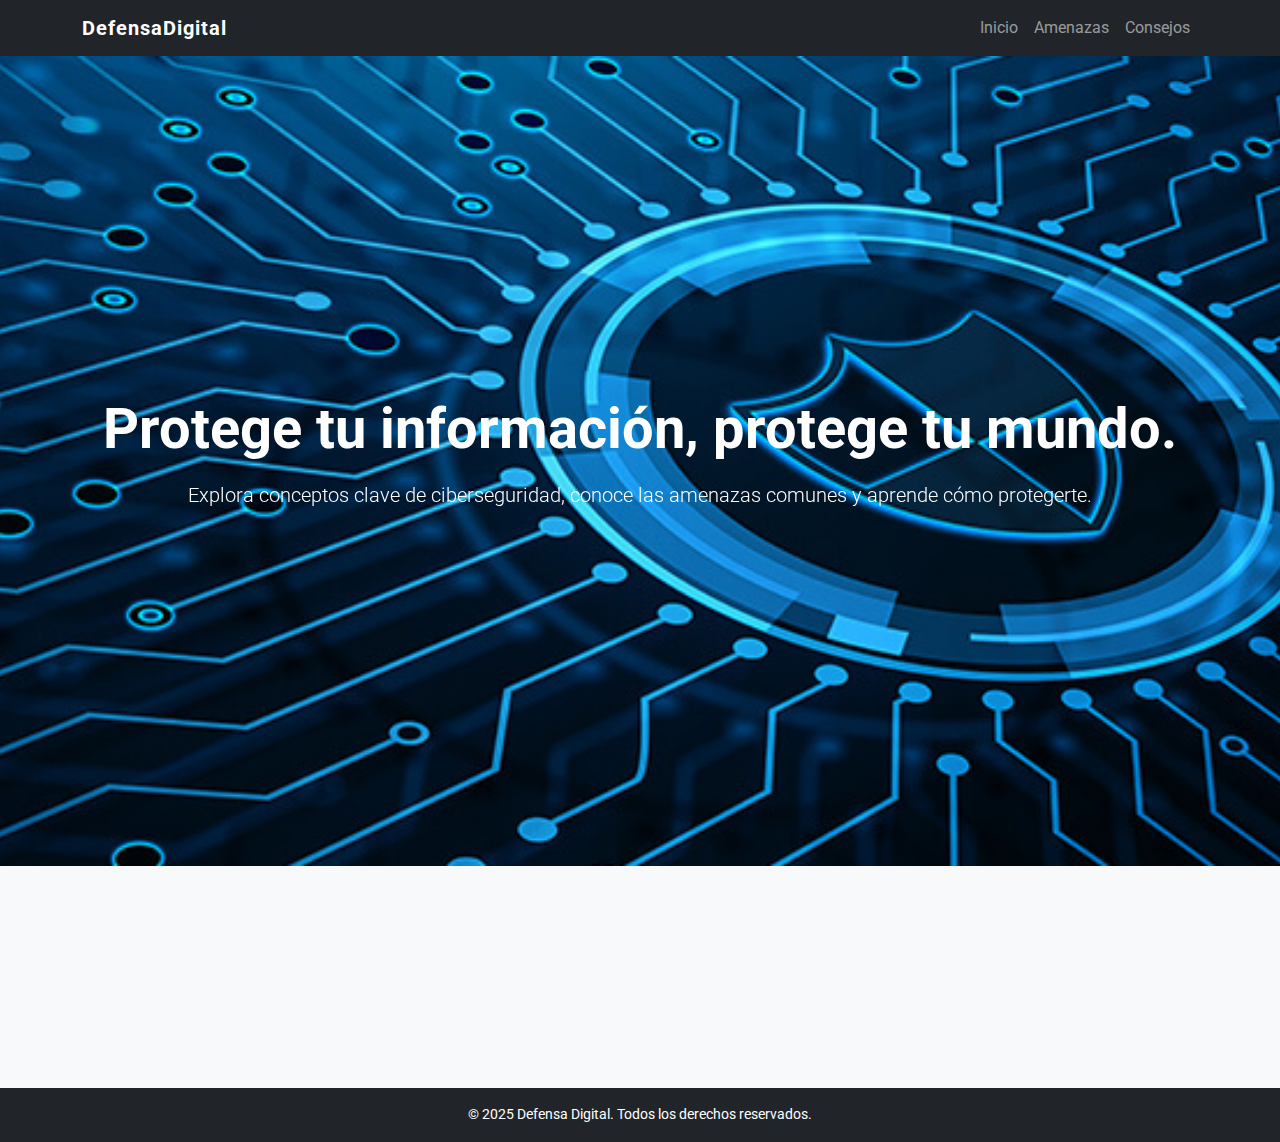
<file: index.html>
<!-- index.html -->
<!DOCTYPE html>
<html lang="es">
<head>
  <meta charset="UTF-8" />
  <meta name="viewport" content="width=device-width, initial-scale=1.0"/>
  <title>Defensa Digital | Ciberseguridad</title>
  <link href="https://cdn.jsdelivr.net/npm/bootstrap@5.3.3/dist/css/bootstrap.min.css" rel="stylesheet">
  <link href="https://fonts.googleapis.com/css2?family=Roboto:wght@400;700&display=swap" rel="stylesheet">
  <link href="assets/css/styles.css" rel="stylesheet">
  <link href="https://cdn.jsdelivr.net/npm/aos@2.3.4/dist/aos.css" rel="stylesheet">

</head>
<body>

<!-- NAVBAR -->
<nav class="navbar navbar-expand-lg navbar-dark bg-dark">
  <div class="container">
    <a class="navbar-brand fw-bold" href="#">DefensaDigital</a>
    <button class="navbar-toggler" type="button" data-bs-toggle="collapse" data-bs-target="#navbarNav">
      <span class="navbar-toggler-icon"></span>
    </button>
    <div class="collapse navbar-collapse" id="navbarNav">
      <ul class="navbar-nav ms-auto">
        <li class="nav-item"><a class="nav-link" href="index.html">Inicio</a></li>
        <li class="nav-item"><a class="nav-link" href="amenazas.html">Amenazas</a></li>
        <li class="nav-item"><a class="nav-link" href="consejos.html">Consejos</a></li>
      </ul>
    </div>
  </div>
</nav>

<!-- HERO -->
<header class="hero text-white d-flex align-items-center justify-content-center text-center">
  <div class="container" data-aos="fade-up">
    <h1 class="display-4 fw-bold">Protege tu información, protege tu mundo.</h1>
    <p class="lead mt-3">Explora conceptos clave de ciberseguridad, conoce las amenazas comunes y aprende cómo protegerte.</p>
  </div>
</header>

<!-- SECCIÓN DE INTRODUCCIÓN -->
<section class="py-5 bg-light">
  <div class="container" data-aos="fade-up">
    <h2 class="text-center mb-4">¿Qué es la ciberseguridad?</h2>
    <p class="text-center">La ciberseguridad es el conjunto de prácticas y tecnologías diseñadas para proteger sistemas, redes y datos de ataques digitales. En un mundo cada vez más conectado, es vital entender cómo mantenernos seguros en línea.</p>
  </div>
</section>

<footer class="bg-dark text-white text-center py-3">
  <p class="mb-0">&copy; 2025 Defensa Digital. Todos los derechos reservados.</p>
</footer>

<script src="https://cdn.jsdelivr.net/npm/bootstrap@5.3.3/dist/js/bootstrap.bundle.min.js"></script>
<script src="https://code.jquery.com/jquery-3.6.0.min.js"></script>
<script src="https://cdn.jsdelivr.net/npm/aos@2.3.4/dist/aos.js"></script>
<script>
  AOS.init();
</script>
</body>
</html>
</file>
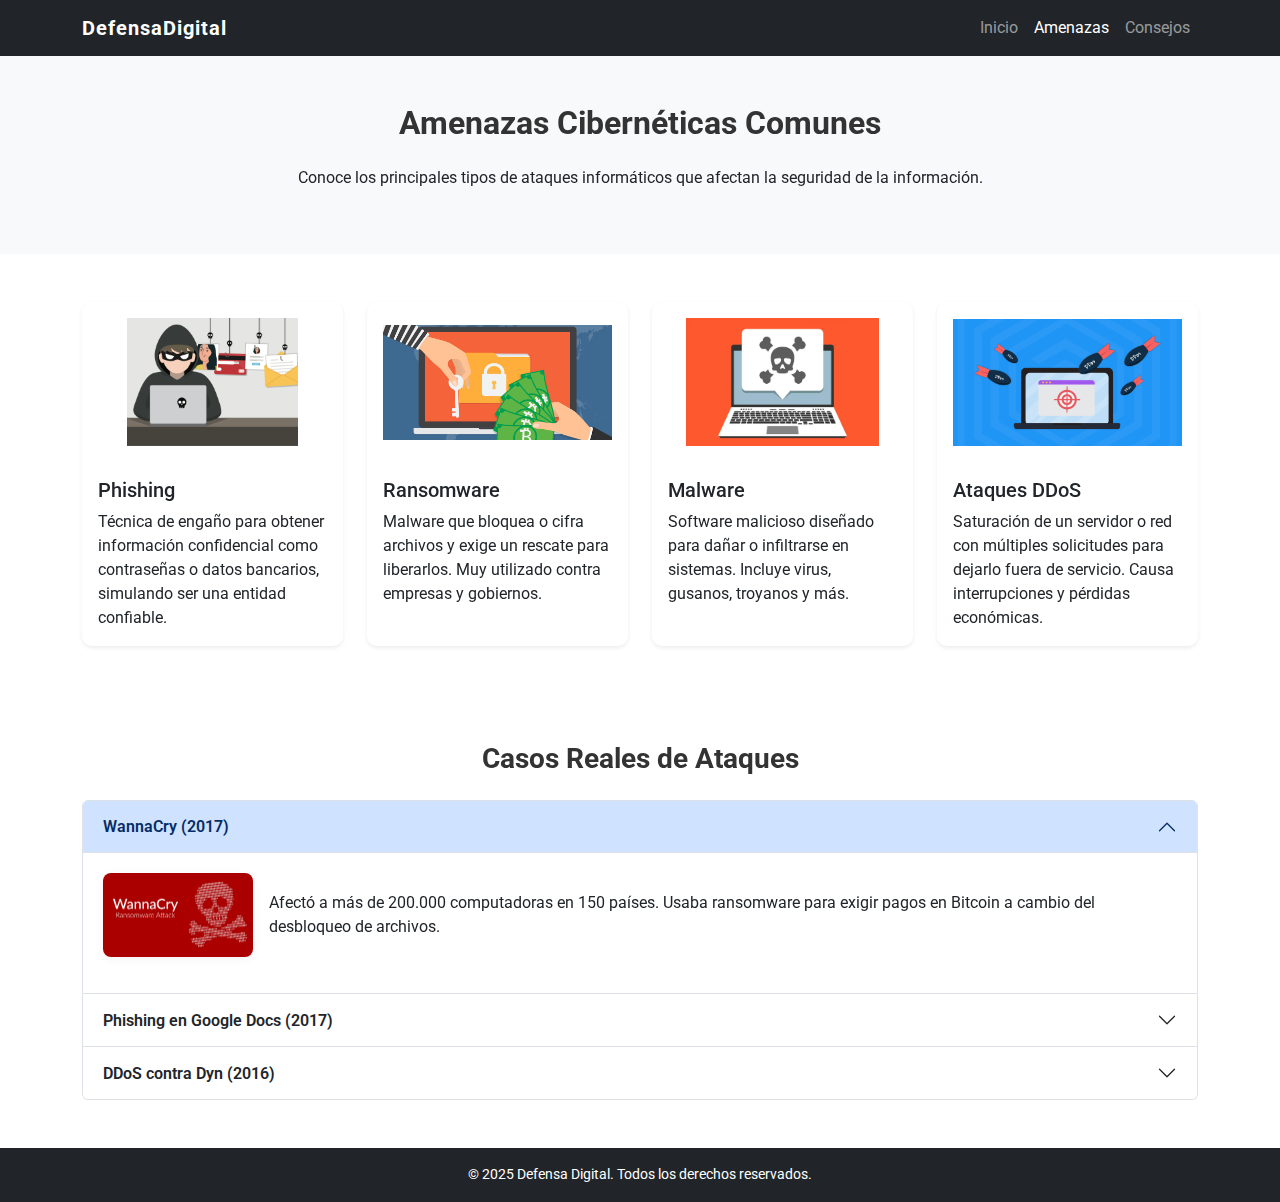
<file: amenazas.html>
<!DOCTYPE html>
<html lang="es">
<head>
  <meta charset="UTF-8" />
  <meta name="viewport" content="width=device-width, initial-scale=1.0"/>
  <title>Amenazas Comunes | Defensa Digital</title>

  <link href="https://cdn.jsdelivr.net/npm/bootstrap@5.3.3/dist/css/bootstrap.min.css" rel="stylesheet">
  <link href="https://fonts.googleapis.com/css2?family=Roboto:wght@400;700&display=swap" rel="stylesheet">
  <link href="assets/css/styles.css" rel="stylesheet">
  <link href="https://cdn.jsdelivr.net/npm/aos@2.3.4/dist/aos.css" rel="stylesheet">
</head>
<body>

<!-- Navbar -->
<nav class="navbar navbar-expand-lg navbar-dark bg-dark">
  <div class="container">
    <a class="navbar-brand" href="index.html">DefensaDigital</a>
    <button class="navbar-toggler" type="button" data-bs-toggle="collapse" data-bs-target="#navbarNav">
      <span class="navbar-toggler-icon"></span>
    </button>
    <div class="collapse navbar-collapse" id="navbarNav">
      <ul class="navbar-nav ms-auto">
        <li class="nav-item"><a class="nav-link" href="index.html">Inicio</a></li>
        <li class="nav-item"><a class="nav-link active" href="#">Amenazas</a></li>
        <li class="nav-item"><a class="nav-link" href="consejos.html">Consejos</a></li>
      </ul>
    </div>
  </div>
</nav>

<!-- Título -->
<section class="py-5 text-center bg-light">
  <div class="container" data-aos="fade-up">
    <h2 class="mb-4">Amenazas Cibernéticas Comunes</h2>
    <p>Conoce los principales tipos de ataques informáticos que afectan la seguridad de la información.</p>
  </div>
</section>

<!-- Tarjetas de Amenazas -->
<section class="container py-5">
  <div class="row g-4" data-aos="fade-up">

    <!-- Phishing -->
    <div class="col-md-6 col-lg-3">
      <div class="card h-100 shadow-sm">
        <img src="assets/img/phishing.png" class="card-img-top" alt="Phishing">
        <div class="card-body">
          <h5 class="card-title">Phishing</h5>
          <p class="card-text">Técnica de engaño para obtener información confidencial como contraseñas o datos bancarios, simulando ser una entidad confiable.</p>
        </div>
      </div>
    </div>

    <!-- Ransomware -->
    <div class="col-md-6 col-lg-3">
      <div class="card h-100 shadow-sm">
        <img src="assets/img/ransomware.png" class="card-img-top" alt="Ransomware">
        <div class="card-body">
          <h5 class="card-title">Ransomware</h5>
          <p class="card-text">Malware que bloquea o cifra archivos y exige un rescate para liberarlos. Muy utilizado contra empresas y gobiernos.</p>
        </div>
      </div>
    </div>

    <!-- Malware -->
    <div class="col-md-6 col-lg-3">
      <div class="card h-100 shadow-sm">
        <img src="assets/img/malware.png" class="card-img-top" alt="Malware">
        <div class="card-body">
          <h5 class="card-title">Malware</h5>
          <p class="card-text">Software malicioso diseñado para dañar o infiltrarse en sistemas. Incluye virus, gusanos, troyanos y más.</p>
        </div>
      </div>
    </div>

    <!-- DDoS -->
    <div class="col-md-6 col-lg-3">
      <div class="card h-100 shadow-sm">
        <img src="assets/img/ddos.png" class="card-img-top" alt="Ataques DDoS">
        <div class="card-body">
          <h5 class="card-title">Ataques DDoS</h5>
          <p class="card-text">Saturación de un servidor o red con múltiples solicitudes para dejarlo fuera de servicio. Causa interrupciones y pérdidas económicas.</p>
        </div>
      </div>
    </div>

  </div>
</section>

<!-- Acordeón de Casos Reales -->
<section class="container py-5" data-aos="fade-up">
  <h3 class="text-center mb-4">Casos Reales de Ataques</h3>
  <div class="accordion" id="casosReales">

    <!-- Caso 1 -->
    <div class="accordion-item">
      <h2 class="accordion-header" id="heading1">
        <button class="accordion-button" type="button" data-bs-toggle="collapse" data-bs-target="#collapse1">
          WannaCry (2017)
        </button>
      </h2>
      <div id="collapse1" class="accordion-collapse collapse show">
        <div class="accordion-body d-flex flex-column flex-md-row align-items-center">
          <img src="assets/img/wannacry.png" alt="WannaCry" class="img-fluid me-md-3 mb-3" style="max-width: 150px;">
          <p>Afectó a más de 200.000 computadoras en 150 países. Usaba ransomware para exigir pagos en Bitcoin a cambio del desbloqueo de archivos.</p>
        </div>
      </div>
    </div>

    <!-- Caso 2 -->
    <div class="accordion-item">
      <h2 class="accordion-header" id="heading2">
        <button class="accordion-button collapsed" type="button" data-bs-toggle="collapse" data-bs-target="#collapse2">
          Phishing en Google Docs (2017)
        </button>
      </h2>
      <div id="collapse2" class="accordion-collapse collapse">
        <div class="accordion-body d-flex flex-column flex-md-row align-items-center">
          <img src="assets/img/googledoc.png" alt="Phishing" class="img-fluid me-md-3 mb-3" style="max-width: 150px;">
          <p>Campaña masiva de correos falsos que simulaban compartir documentos de Google. Robaba credenciales al usuario que hacía clic.</p>
        </div>
      </div>
    </div>

    <!-- Caso 3 -->
    <div class="accordion-item">
      <h2 class="accordion-header" id="heading3">
        <button class="accordion-button collapsed" type="button" data-bs-toggle="collapse" data-bs-target="#collapse3">
          DDoS contra Dyn (2016)
        </button>
      </h2>
      <div id="collapse3" class="accordion-collapse collapse">
        <div class="accordion-body d-flex flex-column flex-md-row align-items-center">
          <img src="assets/img/ddosdyn.png" alt="DDoS" class="img-fluid me-md-3 mb-3" style="max-width: 150px;">
          <p>Interrumpió el acceso a sitios como Twitter, Netflix y Amazon mediante un ataque DDoS a Dyn, proveedor de DNS. Fue causado por dispositivos IoT vulnerables.</p>
        </div>
      </div>
    </div>

  </div>
</section>

<!-- Footer -->
<footer class="bg-dark text-white text-center py-3">
  <p class="mb-0">&copy; 2025 Defensa Digital. Todos los derechos reservados.</p>
</footer>

<!-- Scripts -->
<script src="https://cdn.jsdelivr.net/npm/bootstrap@5.3.3/dist/js/bootstrap.bundle.min.js"></script>
<script src="https://code.jquery.com/jquery-3.6.0.min.js"></script>
<script src="https://cdn.jsdelivr.net/npm/aos@2.3.4/dist/aos.js"></script>
<script>
  AOS.init();
</script>
</body>
</html>
</file>
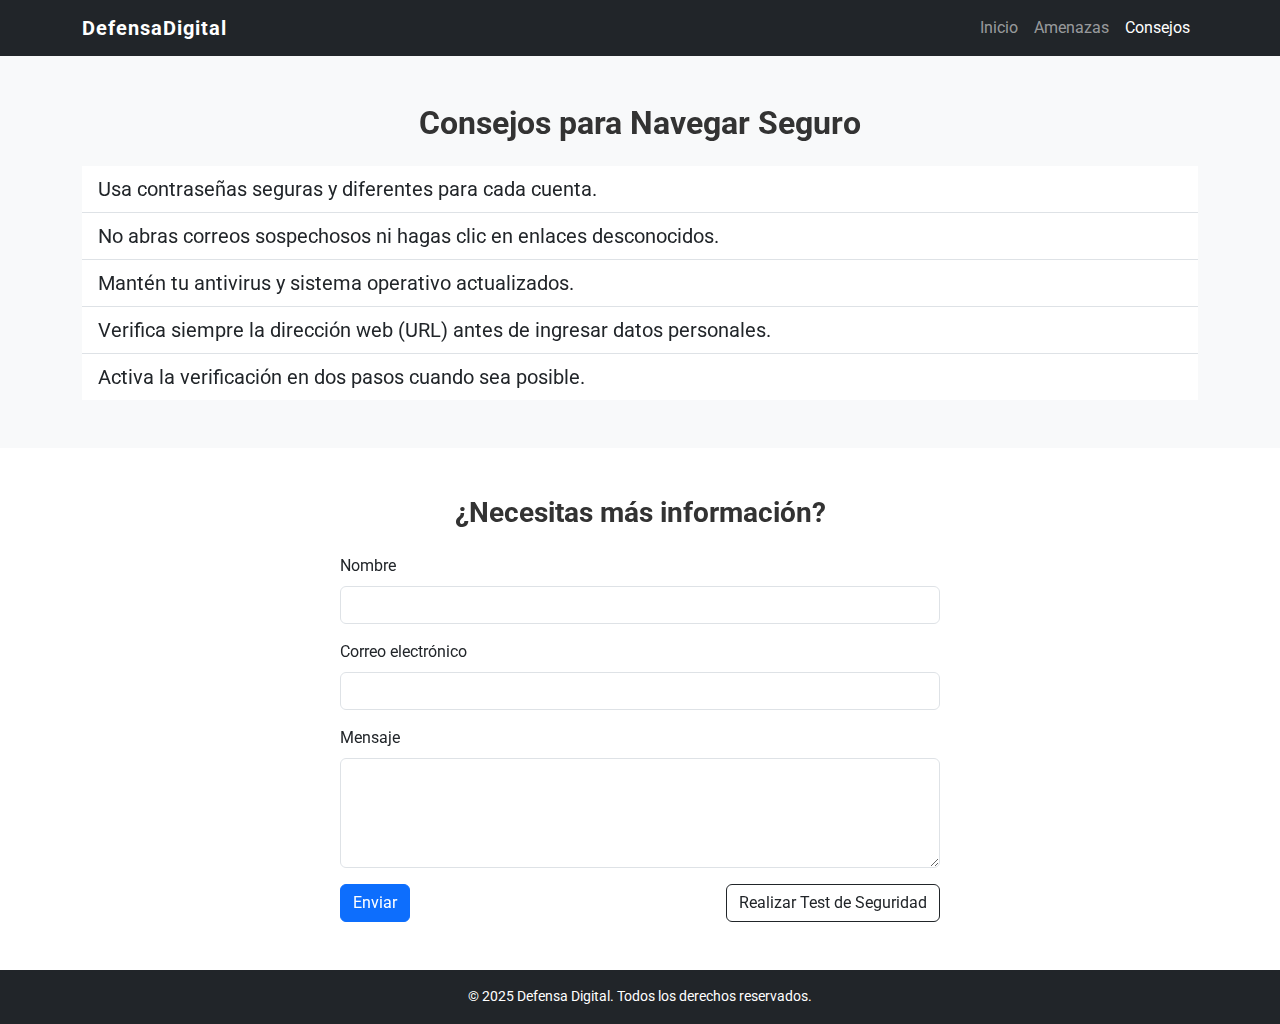
<file: consejos.html>
<!DOCTYPE html>
<html lang="es">
<head>
  <meta charset="UTF-8" />
  <meta name="viewport" content="width=device-width, initial-scale=1.0"/>
  <title>Consejos de Seguridad | Defensa Digital</title>
  <link href="https://cdn.jsdelivr.net/npm/bootstrap@5.3.3/dist/css/bootstrap.min.css" rel="stylesheet">
  <link href="https://fonts.googleapis.com/css2?family=Roboto:wght@400;700&display=swap" rel="stylesheet">
  <link href="assets/css/styles.css" rel="stylesheet">
  <link href="https://cdn.jsdelivr.net/npm/aos@2.3.4/dist/aos.css" rel="stylesheet">
</head>
<body>

<!-- Navbar -->
<nav class="navbar navbar-expand-lg navbar-dark bg-dark">
  <div class="container">
    <a class="navbar-brand" href="index.html">DefensaDigital</a>
    <button class="navbar-toggler" type="button" data-bs-toggle="collapse" data-bs-target="#navbarNav">
      <span class="navbar-toggler-icon"></span>
    </button>
    <div class="collapse navbar-collapse" id="navbarNav">
      <ul class="navbar-nav ms-auto">
        <li class="nav-item"><a class="nav-link" href="index.html">Inicio</a></li>
        <li class="nav-item"><a class="nav-link" href="amenazas.html">Amenazas</a></li>
        <li class="nav-item"><a class="nav-link active" href="consejos.html">Consejos</a></li>
      </ul>
    </div>
  </div>
</nav>

<!-- Consejos -->
<section class="py-5 bg-light">
  <div class="container" data-aos="fade-up">
    <h2 class="text-center mb-4">Consejos para Navegar Seguro</h2>
    <ul class="list-group list-group-flush fs-5">
      <li class="list-group-item">Usa contraseñas seguras y diferentes para cada cuenta.</li>
      <li class="list-group-item">No abras correos sospechosos ni hagas clic en enlaces desconocidos.</li>
      <li class="list-group-item">Mantén tu antivirus y sistema operativo actualizados.</li>
      <li class="list-group-item">Verifica siempre la dirección web (URL) antes de ingresar datos personales.</li>
      <li class="list-group-item">Activa la verificación en dos pasos cuando sea posible.</li>
    </ul>
  </div>
</section>

<!-- Formulario de contacto -->
<section class="py-5">
  <div class="container" data-aos="fade-up">
    <h3 class="text-center mb-4">¿Necesitas más información?</h3>
    <form id="formContacto" class="mx-auto" style="max-width: 600px;">
      <div class="mb-3">
        <label for="nombre" class="form-label">Nombre</label>
        <input type="text" class="form-control" id="nombre" required>
      </div>
      <div class="mb-3">
        <label for="email" class="form-label">Correo electrónico</label>
        <input type="email" class="form-control" id="email" required>
      </div>
      <div class="mb-3">
        <label for="mensaje" class="form-label">Mensaje</label>
        <textarea class="form-control" id="mensaje" rows="4" required></textarea>
      </div>
      <div class="d-flex justify-content-between">
        <button type="submit" class="btn btn-primary">Enviar</button>
        <button type="button" class="btn btn-outline-dark" data-bs-toggle="modal" data-bs-target="#modalTest">
          Realizar Test de Seguridad
        </button>
      </div>
    </form>
  </div>
</section>

<!-- Modal de Test -->
<div class="modal fade" id="modalTest" tabindex="-1">
  <div class="modal-dialog modal-lg">
    <div class="modal-content">
      <div class="modal-header bg-dark text-white">
        <h5 class="modal-title">Test Básico de Seguridad</h5>
        <button type="button" class="btn-close" data-bs-dismiss="modal"></button>
      </div>
      <div class="modal-body">
        <form id="testForm">
          <p><strong>1. ¿Es seguro usar la misma contraseña en varias cuentas?</strong></p>
          <div>
            <input type="radio" name="p1" value="no" required> No <br>
            <input type="radio" name="p1" value="si"> Sí
          </div>

          <p class="mt-3"><strong>2. ¿Debes hacer clic en cualquier enlace que te llega al correo?</strong></p>
          <div>
            <input type="radio" name="p2" value="no" required> No <br>
            <input type="radio" name="p2" value="si"> Sí
          </div>

          <p class="mt-3"><strong>3. ¿Es útil la verificación en dos pasos?</strong></p>
          <div>
            <input type="radio" name="p3" value="si" required> Sí <br>
            <input type="radio" name="p3" value="no"> No
          </div>

          <button type="submit" class="btn btn-success mt-4">Enviar Respuestas</button>
          <div id="resultadoTest" class="mt-3 fw-bold"></div>
        </form>
      </div>
    </div>
  </div>
</div>

<!-- Footer -->
<footer class="bg-dark text-white text-center py-3">
  <p class="mb-0">&copy; 2025 Defensa Digital. Todos los derechos reservados.</p>
</footer>

<!-- Scripts -->
<script src="https://cdn.jsdelivr.net/npm/bootstrap@5.3.3/dist/js/bootstrap.bundle.min.js"></script>
<script src="https://code.jquery.com/jquery-3.6.0.min.js"></script>
<script src="https://cdn.jsdelivr.net/npm/aos@2.3.4/dist/aos.js"></script>
<script src="assets/js/consejos.js"></script>
</body>
</html>
</file>
<file: assets/css/styles.css>
body {
  font-family: 'Roboto', sans-serif;
}

.hero {
  background: url('../img/hero-ciberseguridad.png') no-repeat center center/cover;
  height: 90vh;
}

.navbar-brand {
  font-weight: 700;
  letter-spacing: 1px;
}


section {
  padding: 60px 0;
}

.card {
  border: none;
  border-radius: 10px;
  transition: transform 0.2s ease, box-shadow 0.3s ease;
}

.card:hover {
  transform: translateY(-5px);
  box-shadow: 0 8px 20px rgba(0, 0, 0, 0.1);
}

.card-img-top {
  height: 160px;
  object-fit: contain;
  padding: 1rem;
}

h2, h3 {
  font-weight: 700;
  color: #333;
}

.accordion-button {
  font-weight: 600;
}

.accordion-body {
  background-color: #ffffff;
  border-radius: 8px;
  padding: 20px;
}

.accordion-body img {
  max-width: 120px;
  height: auto;
  border-radius: 8px;
  box-shadow: 0 2px 10px rgba(0, 0, 0, 0.05);
}

/* Footer */
footer {
  background-color: #212529;
  color: #fff;
  font-size: 0.9rem;
}
</file>
